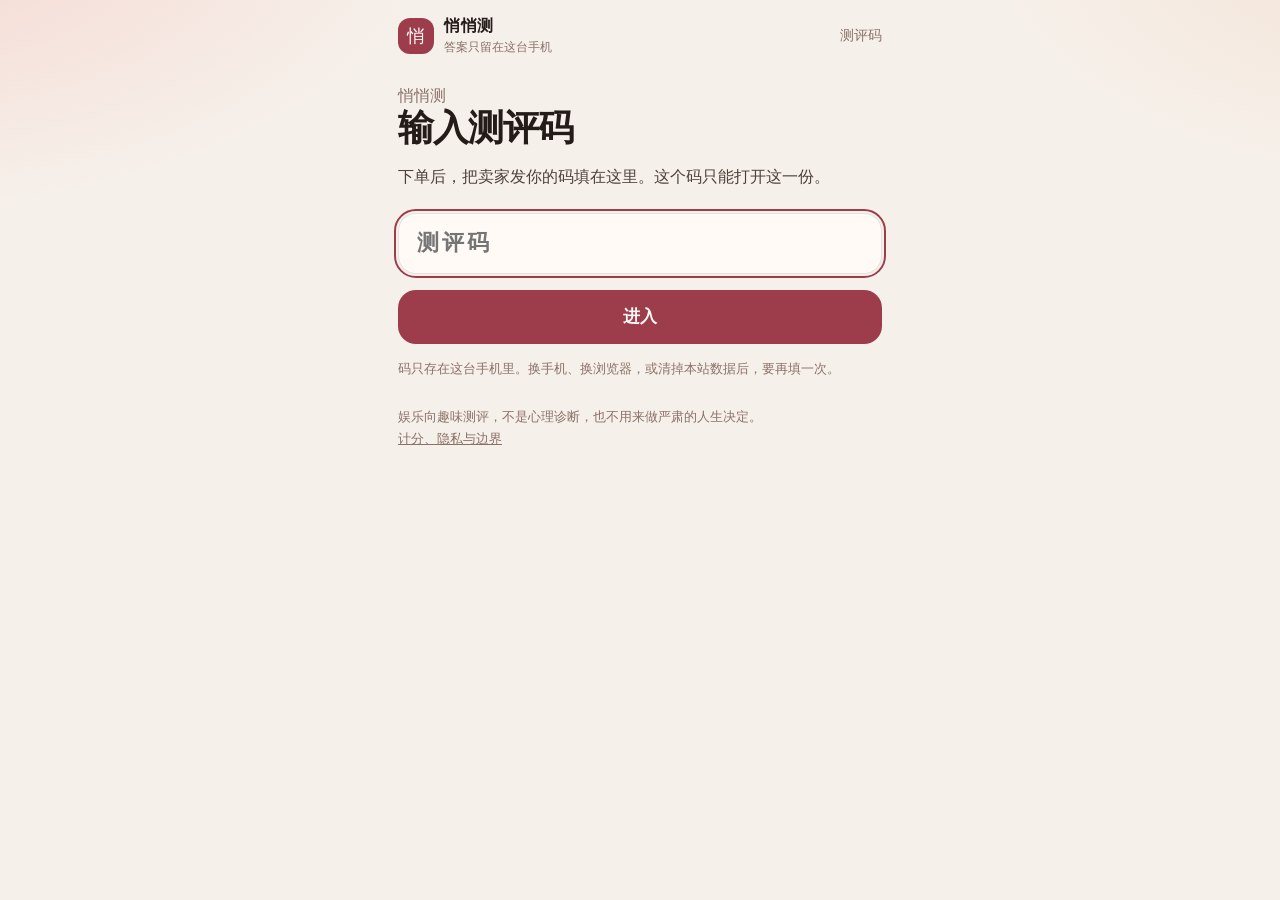
<file: index.html>
<!DOCTYPE html>
<html lang="zh-CN">
<head>
  <meta charset="UTF-8">
  <meta name="viewport" content="width=device-width, initial-scale=1, viewport-fit=cover">
  <meta name="theme-color" content="#f6f0ea">
  <meta name="description" content="悄悄测：五个给女生的趣味测评。女频女主、适合的城市、恋爱里的做法、别人先注意到什么、独处时做什么。不用注册，答案只留在这台手机里。">
  <meta property="og:title" content="悄悄测">
  <meta property="og:description" content="每题一个具体场景，在你手机里算完。测完可以保存海报。娱乐向，不是心理诊断。">
  <meta property="og:type" content="website">
  <title>悄悄测</title>
  <link rel="icon" href="favicon.svg">
  <link rel="stylesheet" href="css/app.css">
</head>
<body>
  <div id="app" class="shell"></div>
  <script src="js/data/heroine.js"></script>
  <script src="js/data/city.js"></script>
  <script src="js/data/love.js"></script>
  <script src="js/data/charm.js"></script>
  <script src="js/data/night.js"></script>
  <script>window.QUIZ_GATE={id:"bundle",hash:"540bd90823213bd8d14dc966d3bfd1baefc6f09c64b7387657ecadb9f24178f3"};</script>
  <script src="js/app.js"></script>
</body>
</html>
</file>
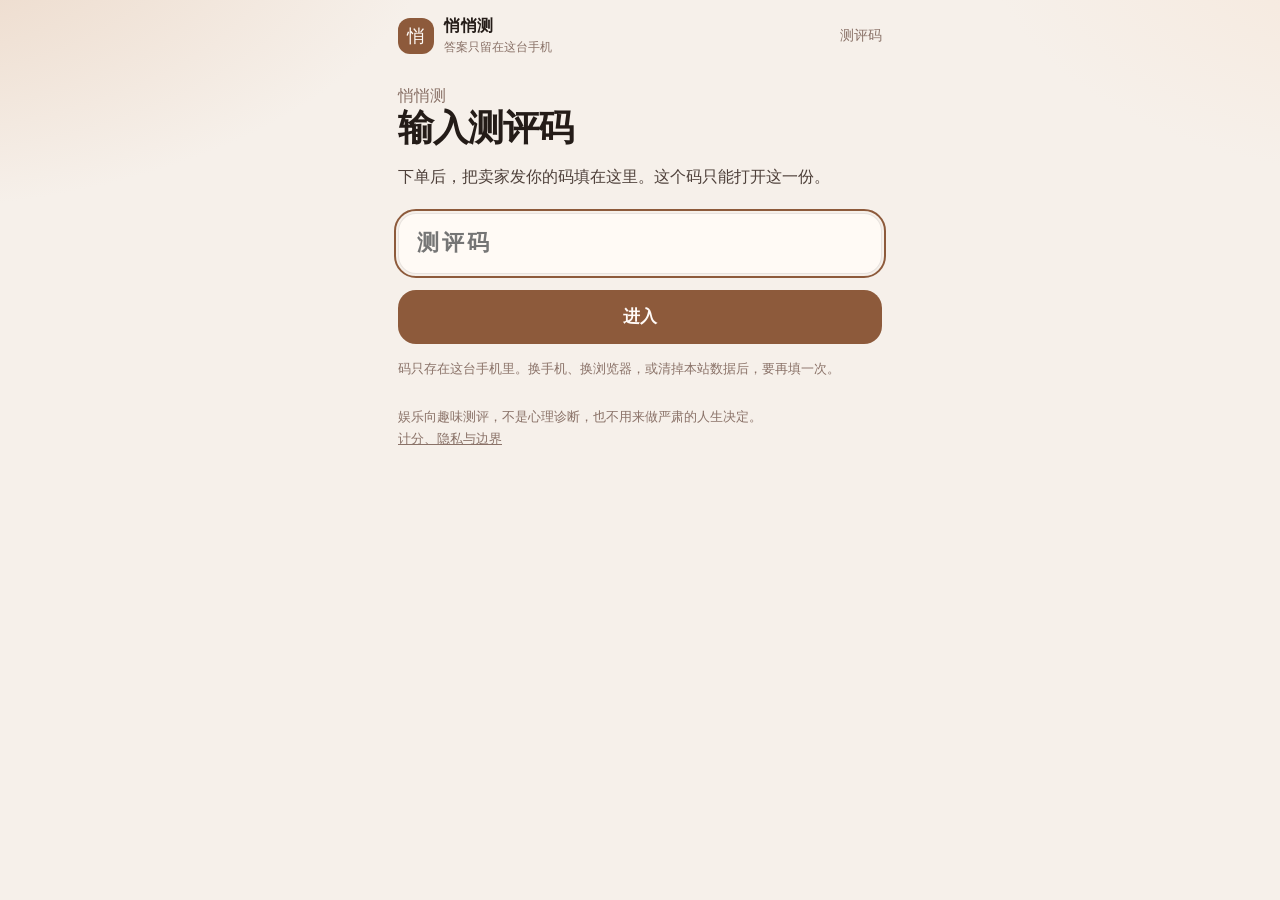
<file: solo/charm/index.html>
<!DOCTYPE html>
<html lang="zh-CN">
<head>
  <meta charset="UTF-8">
  <meta name="viewport" content="width=device-width, initial-scale=1, viewport-fit=cover">
  <meta name="theme-color" content="#f6f0ea">
  <meta name="description" content="悄悄测：别人进房间时，先注意到你什么。">
  <meta property="og:title" content="悄悄测 · 魅力">
  <meta property="og:description" content="看拍照、穿衣服、生气和进一个房间时，别人通常先看见什么。">
  <meta property="og:type" content="website">
  <title>悄悄测 · 魅力</title>
  <link rel="icon" href="../../favicon.svg">
  <link rel="stylesheet" href="../../css/app.css">
</head>
<body>
  <div id="app" class="shell"></div>
  <script src="../../js/data/charm.js"></script>
  <script>window.QUIZ_GATE={id:"charm",hash:"e0acdc5db53df435b90b686ff1fc7c6c0a10d06f56d51273f11cc705b9ede2e8"};</script>
  <script src="../../js/app.js"></script>
</body>
</html>
</file>
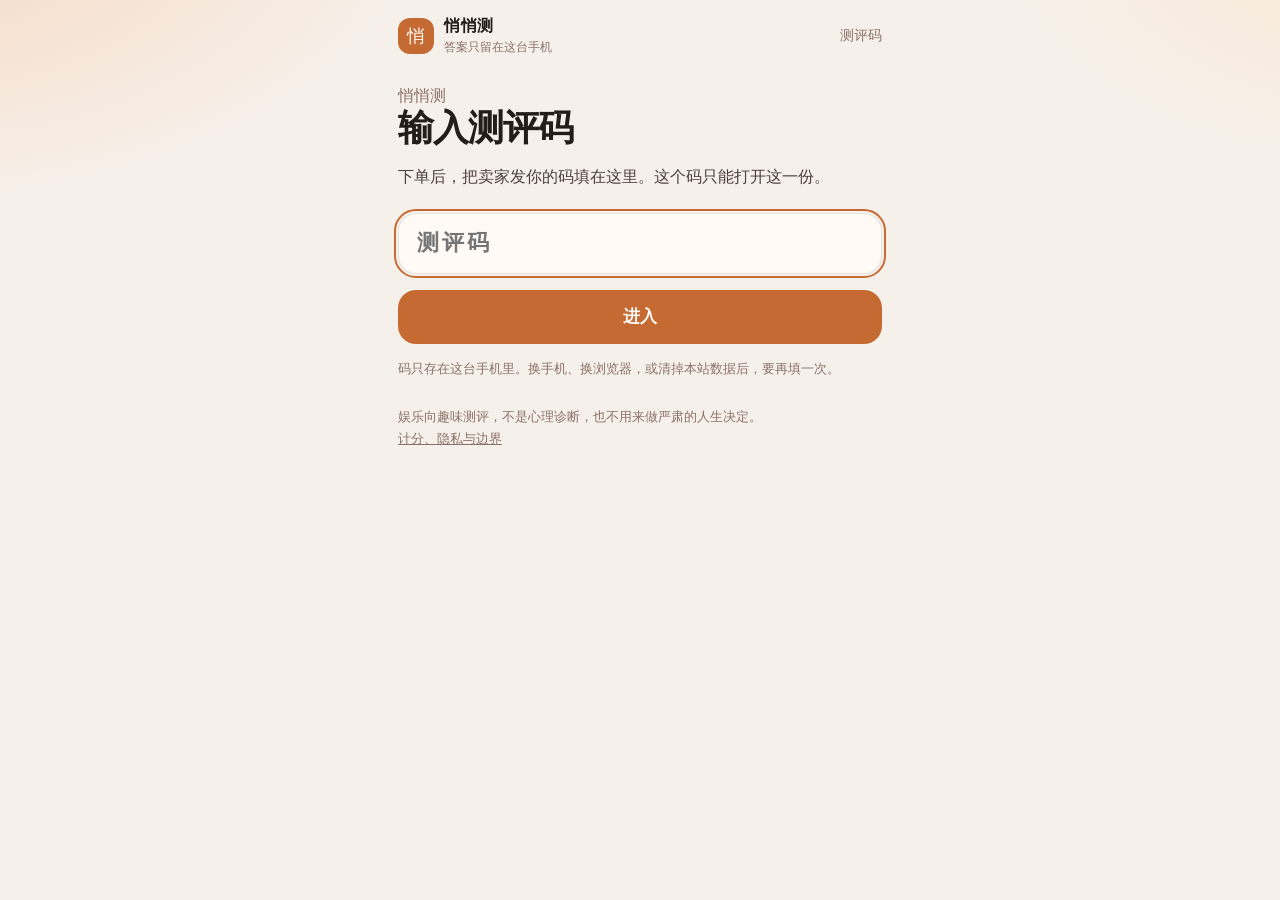
<file: solo/city/index.html>
<!DOCTYPE html>
<html lang="zh-CN">
<head>
  <meta charset="UTF-8">
  <meta name="viewport" content="width=device-width, initial-scale=1, viewport-fit=cover">
  <meta name="theme-color" content="#f6f0ea">
  <meta name="description" content="悄悄测：哪座中国城市适合你。按周末、花钱和解压的方式对一座城市。">
  <meta property="og:title" content="悄悄测 · 城市">
  <meta property="og:description" content="测的是你现在的节奏，不是户口，也不是旅游推荐。">
  <meta property="og:type" content="website">
  <title>悄悄测 · 城市</title>
  <link rel="icon" href="../../favicon.svg">
  <link rel="stylesheet" href="../../css/app.css">
</head>
<body>
  <div id="app" class="shell"></div>
  <script src="../../js/data/city.js"></script>
  <script>window.QUIZ_GATE={id:"city",hash:"08e564077761c811306f026b7a761950213be6f3faa191896bf86459e0c16108"};</script>
  <script src="../../js/app.js"></script>
</body>
</html>
</file>
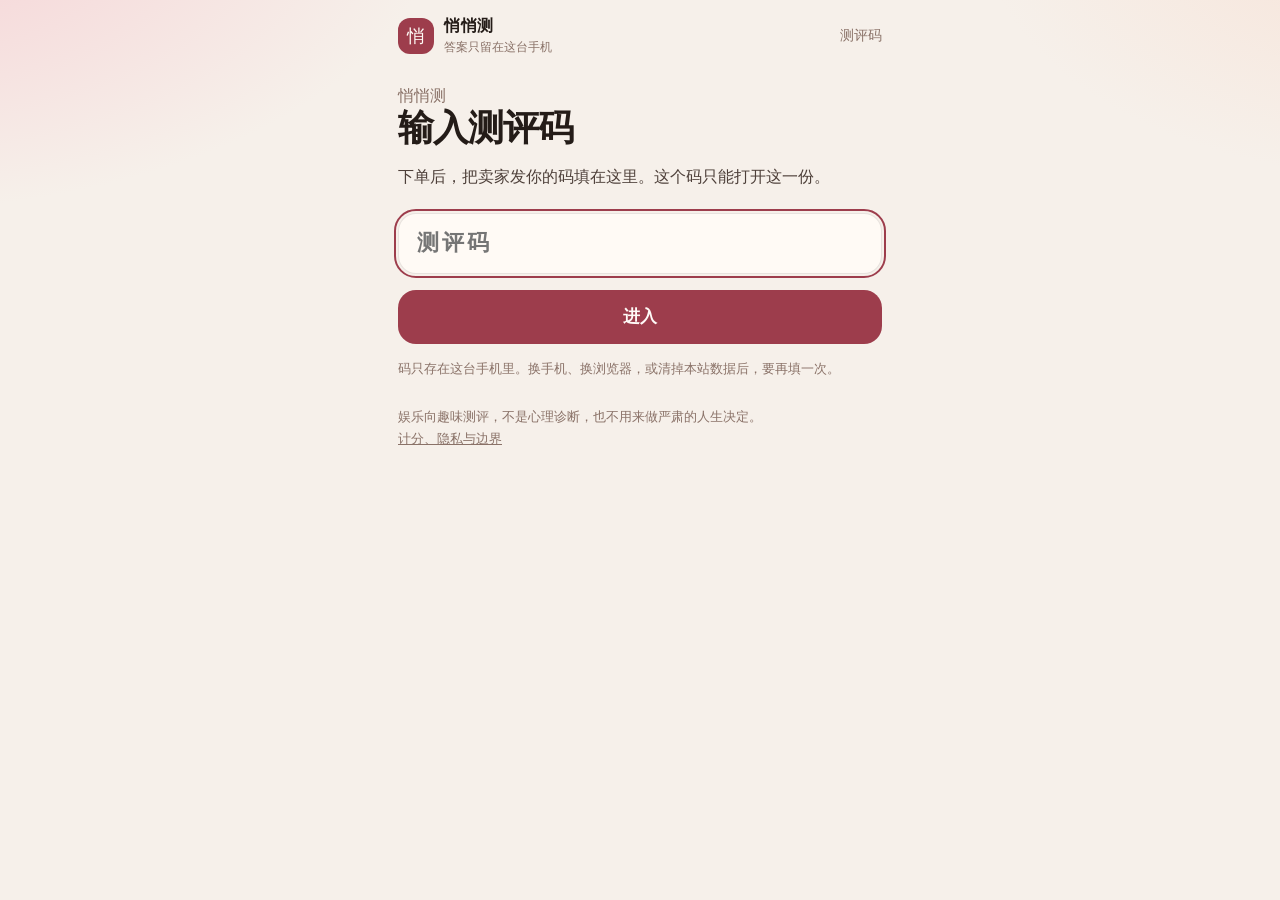
<file: solo/heroine/index.html>
<!DOCTYPE html>
<html lang="zh-CN">
<head>
  <meta charset="UTF-8">
  <meta name="viewport" content="width=device-width, initial-scale=1, viewport-fit=cover">
  <meta name="theme-color" content="#f6f0ea">
  <meta name="description" content="悄悄测：你像哪位热门女频女主。十道场景题，在你这台手机里算完。">
  <meta property="og:title" content="悄悄测 · 女频女主">
  <meta property="og:description" content="按你处理关系和时间的方式，对照一位女主。娱乐向，不是鉴定。">
  <meta property="og:type" content="website">
  <title>悄悄测 · 女频女主</title>
  <link rel="icon" href="../../favicon.svg">
  <link rel="stylesheet" href="../../css/app.css">
</head>
<body>
  <div id="app" class="shell"></div>
  <script src="../../js/data/heroine.js"></script>
  <script>window.QUIZ_GATE={id:"heroine",hash:"e810c16b87cdb98a27785a960f69f78772fd36090baa82e493e0d833653858d7"};</script>
  <script src="../../js/app.js"></script>
</body>
</html>
</file>
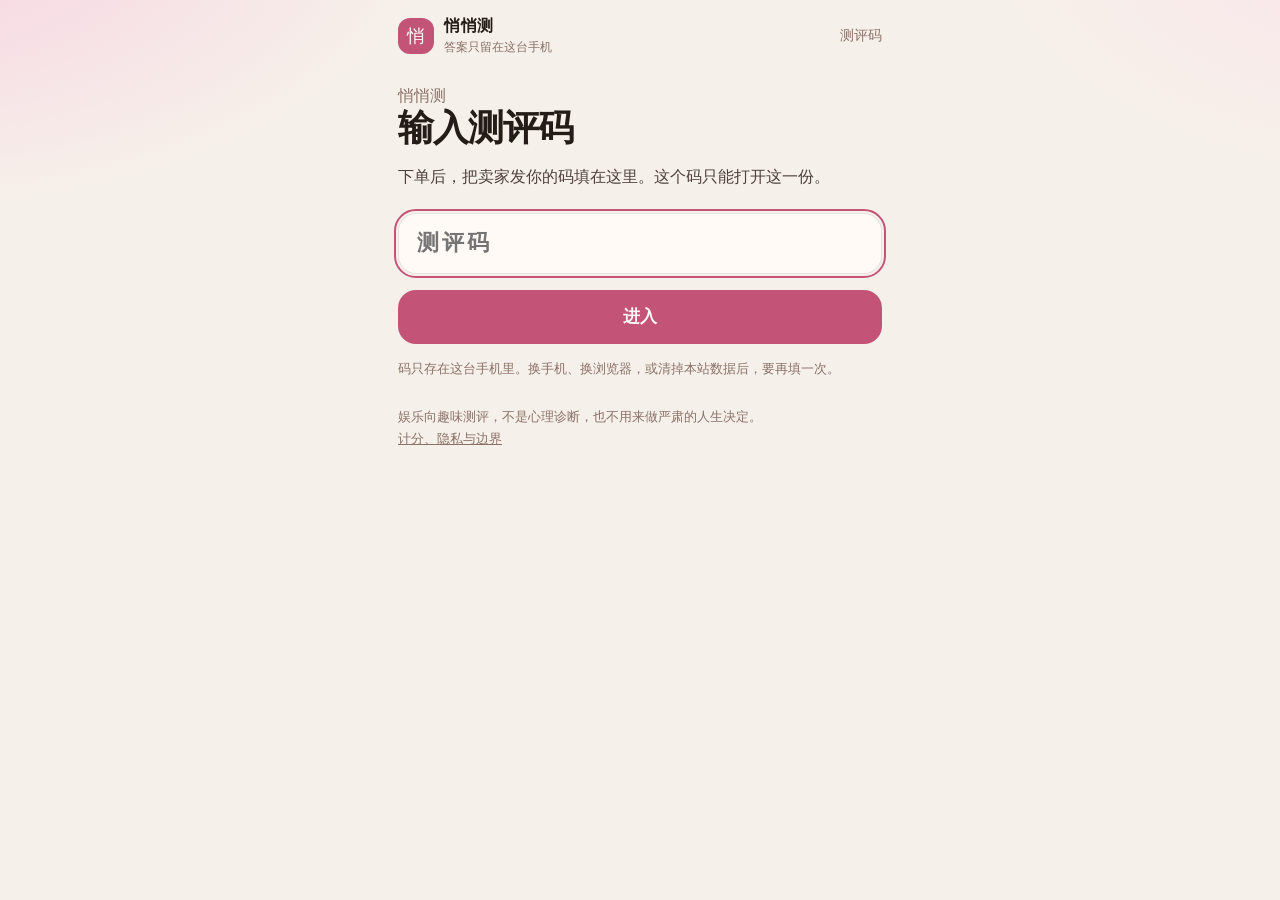
<file: solo/love/index.html>
<!DOCTYPE html>
<html lang="zh-CN">
<head>
  <meta charset="UTF-8">
  <meta name="viewport" content="width=device-width, initial-scale=1, viewport-fit=cover">
  <meta name="theme-color" content="#f6f0ea">
  <meta name="description" content="悄悄测：你在爱情里是哪种女孩。看你喜欢一个人之后具体会怎么做。">
  <meta property="og:title" content="悄悄测 · 恋爱">
  <meta property="og:description" content="题都是具体的反应。娱乐向，不能用来要求对方。">
  <meta property="og:type" content="website">
  <title>悄悄测 · 恋爱</title>
  <link rel="icon" href="../../favicon.svg">
  <link rel="stylesheet" href="../../css/app.css">
</head>
<body>
  <div id="app" class="shell"></div>
  <script src="../../js/data/love.js"></script>
  <script>window.QUIZ_GATE={id:"love",hash:"ddf179d81be8543e8281c767fb10f4436a8da48ffad77091fff9c0e54caf708a"};</script>
  <script src="../../js/app.js"></script>
</body>
</html>
</file>
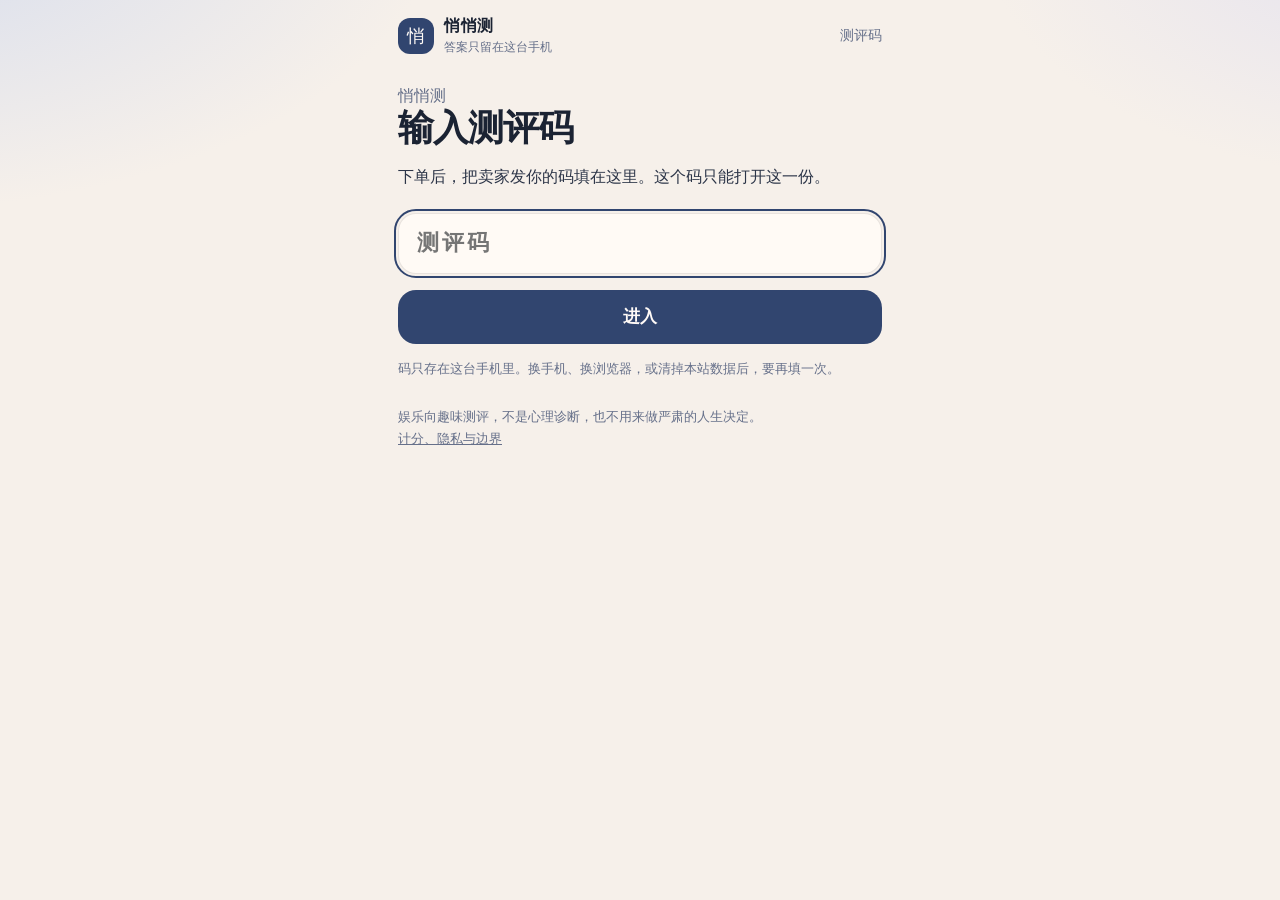
<file: solo/night/index.html>
<!DOCTYPE html>
<html lang="zh-CN">
<head>
  <meta charset="UTF-8">
  <meta name="viewport" content="width=device-width, initial-scale=1, viewport-fit=cover">
  <meta name="theme-color" content="#f6f0ea">
  <meta name="description" content="悄悄测：门关上之后，你最先做什么。">
  <meta property="og:title" content="悄悄测 · 独处">
  <meta property="og:description" content="问的是一个人的时候你实际想要什么。娱乐向，不是心理诊断。">
  <meta property="og:type" content="website">
  <title>悄悄测 · 独处</title>
  <link rel="icon" href="../../favicon.svg">
  <link rel="stylesheet" href="../../css/app.css">
</head>
<body>
  <div id="app" class="shell"></div>
  <script src="../../js/data/night.js"></script>
  <script>window.QUIZ_GATE={id:"night",hash:"c7b39bcf921c1ab999cbdae13ec06bca1a16c4ef8b8a8d4a8541c94ac52b081d"};</script>
  <script src="../../js/app.js"></script>
</body>
</html>
</file>
<file: css/app.css>
:root {
  --bg0: #f6d5cf;
  --bg1: #f6f0ea;
  --wash: #f3e2d4;
  --paper: rgba(255, 250, 246, 0.94);
  --ink: #241c18;
  --muted: #8a7268;
  --line: rgba(36, 28, 24, 0.1);
  --accent: #9d3d4c;
  --soft: #f8e4e6;
  --shadow: 0 16px 40px rgba(70, 32, 24, 0.08);
  --serif: "Iowan Old Style", "Palatino Linotype", Palatino, "Songti SC", "STSong", "Noto Serif SC", serif;
  --sans: "PingFang SC", "Hiragino Sans GB", "Microsoft YaHei", "Noto Sans SC", sans-serif;
  color: var(--ink);
  background: var(--bg1);
  font-family: var(--sans);
}

:root[data-theme="heroine"] { --accent: #9d3d4c; --soft: #f8e4e6; --bg0: #f6d0d4; --wash: #f7e3d8; }
:root[data-theme="city"] { --accent: #c56a32; --soft: #fde7d4; --bg0: #f6d7bf; --wash: #f8e6d2; }
:root[data-theme="love"] { --accent: #c45378; --soft: #fde3ec; --bg0: #f8d0e0; --wash: #fbe4ea; }
:root[data-theme="charm"] { --accent: #8d5a3b; --soft: #f4e6d8; --bg0: #ead4c2; --wash: #f6e7da; }
:root[data-theme="night"] { --accent: #31456f; --soft: #e5e9f6; --bg0: #d5dced; --wash: #e4e2ef; --ink: #1b2333; --muted: #66708a; }

* { box-sizing: border-box; }
html, body { margin: 0; }
body {
  min-height: 100dvh;
  color: var(--ink);
  font-family: var(--sans);
  background:
    radial-gradient(980px 520px at -10% -10%, var(--bg0), transparent 58%),
    radial-gradient(820px 480px at 110% -8%, var(--wash), transparent 52%),
    var(--bg1);
}
button, a { -webkit-tap-highlight-color: transparent; }
button { font-family: inherit; }
img { max-width: 100%; }

.shell {
  width: min(520px, 100%);
  margin: 0 auto;
  padding: calc(16px + env(safe-area-inset-top)) 18px calc(32px + env(safe-area-inset-bottom));
}

.topbar, .foot, .row, .card-top, .card-foot, .tags, .actions, .pair {
  display: flex;
  align-items: center;
}
.topbar, .card-foot, .actions { justify-content: space-between; }
.topbar { margin-bottom: 22px; }
.brand {
  display: flex;
  gap: 10px;
  align-items: center;
  color: inherit;
  text-decoration: none;
}
.mark {
  width: 36px;
  height: 36px;
  border-radius: 12px;
  display: grid;
  place-items: center;
  background: var(--accent);
  color: #fffaf6;
  font-family: var(--serif);
  font-size: 18px;
}
.brand b { display: block; font-size: 16px; letter-spacing: 0.04em; }
.brand small, .kicker, .meta, .foot, .notice, .caption, .from {
  color: var(--muted);
}
.brand small { font-size: 12px; }
.ghost {
  border: 0;
  background: transparent;
  color: var(--muted);
  text-decoration: none;
  font-size: 14px;
  padding: 8px 0;
}

.hero h1, .intro h1, .result h1, .about h1, .q-title {
  font-family: var(--serif);
  font-weight: 600;
  letter-spacing: -0.03em;
  line-height: 1.18;
  margin: 0;
}
.hero h1 { font-size: 42px; max-width: 11em; }
.lede, .portrait, .love, .pair p, .about p, .notice {
  font-size: 16px;
  line-height: 1.75;
}
.lede { color: #4e403a; margin: 14px 0 22px; }
:root[data-theme="night"] .lede { color: #2c3548; }

.stack { display: grid; gap: 12px; }
.card {
  display: block;
  text-decoration: none;
  color: inherit;
  background: var(--paper);
  border: 1px solid var(--line);
  border-radius: 24px;
  padding: 16px 16px 14px;
  box-shadow: var(--shadow);
}
.card h2, .block h3, .about h2 {
  font-family: var(--serif);
  margin: 8px 0;
  font-size: 22px;
  line-height: 1.3;
  letter-spacing: -0.03em;
}
.mini b { color: var(--ink); display: block; }
.mini .go { color: var(--accent); }
.card p { margin: 0; color: #5c4b44; line-height: 1.6; }
.card-top, .card-foot { gap: 8px; }
.card-foot { margin-top: 14px; font-size: 13px; color: var(--muted); }
.emoji-lg { font-size: 28px; line-height: 1; }
.go {
  color: var(--accent);
  font-weight: 650;
}
.done {
  margin-left: auto;
  font-size: 12px;
  color: var(--accent);
  background: var(--soft);
  border-radius: 999px;
  padding: 4px 8px;
}

.intro { padding-top: 8px; }
.intro .big { font-size: 54px; margin: 8px 0; }
.intro h1 { font-size: 36px; }
.gets { margin: 8px 0 0; padding: 0; list-style: none; display: grid; gap: 8px; }
.gets li {
  background: var(--paper);
  border-radius: 14px;
  padding: 12px 14px;
  border: 1px solid var(--line);
}
.notice {
  font-size: 13px;
  line-height: 1.65;
  margin-top: 14px;
}
.code-form { margin-top: 8px; }
.code-input {
  display: block;
  width: 100%;
  margin-top: 8px;
  padding: 16px 18px;
  border-radius: 18px;
  border: 1px solid var(--line);
  background: var(--paper);
  color: var(--ink);
  font: 650 22px/1.2 var(--sans);
  letter-spacing: 0.14em;
  text-transform: uppercase;
}
.code-input:focus {
  outline: 2px solid var(--accent);
  outline-offset: 2px;
}
.code-input.is-bad { border-color: var(--accent); }
.gate-err { color: var(--accent); }

.btn, .opt {
  border-radius: 18px;
  border: 1px solid transparent;
  cursor: pointer;
}
.btn {
  display: block;
  width: 100%;
  text-align: center;
  text-decoration: none;
  background: var(--accent);
  color: #fffaf7;
  padding: 15px 16px;
  font-size: 16.5px;
  font-weight: 650;
  margin-top: 16px;
}
.btn.secondary {
  background: transparent;
  color: var(--ink);
  border-color: var(--line);
  margin-top: 10px;
}
.btn:active, .opt:active { transform: scale(0.985); }

.progress-wrap { margin: 6px 0 18px; }
.bar { height: 4px; border-radius: 99px; background: rgba(36, 28, 24, 0.08); overflow: hidden; }
.bar > span { display: block; height: 100%; background: var(--accent); border-radius: inherit; }
.q-kicker { font-size: 13px; color: var(--muted); margin-bottom: 8px; }
.q-title { font-size: 28px; }
.options { display: grid; gap: 10px; margin-top: 18px; }
.opt {
  width: 100%;
  text-align: left;
  background: var(--paper);
  border-color: var(--line);
  color: var(--ink);
  padding: 15px 16px;
  font-size: 16.5px;
  line-height: 1.55;
  box-shadow: 0 8px 22px rgba(60, 30, 20, 0.04);
}
.opt.is-on {
  background: var(--soft);
  border-color: var(--accent);
}
.back { margin-top: 8px; }

.result { padding-top: 4px; }
.result-hero {
  background: var(--paper);
  border-radius: 28px;
  padding: 22px 18px 18px;
  border: 1px solid var(--line);
  box-shadow: var(--shadow);
}
.result .emoji { font-size: 52px; }
.result h1 { font-size: 40px; margin-top: 6px; }
.epithet { font-size: 17px; line-height: 1.6; margin: 8px 0 0; }
.quote {
  margin: 14px 0 0;
  padding: 12px 14px;
  border-radius: 16px;
  background: var(--soft);
  font-family: var(--serif);
  font-size: 18px;
  line-height: 1.55;
}
.tags { flex-wrap: wrap; gap: 8px; margin-top: 14px; }
.tags span, .pill {
  background: #fff;
  border: 1px solid var(--line);
  border-radius: 999px;
  padding: 5px 10px;
  font-size: 13px;
}
.meter { margin-top: 16px; }
.meter .row { justify-content: space-between; font-size: 13px; color: var(--muted); }
.meter strong { color: var(--ink); font-size: 18px; }
.caption { margin: 8px 0 0; font-size: 12.5px; line-height: 1.55; }

.block {
  margin-top: 12px;
  background: var(--paper);
  border: 1px solid var(--line);
  border-radius: 22px;
  padding: 16px;
}
.block h3 { font-family: var(--serif); font-size: 20px; margin: 0 0 8px; }
.block ul { margin: 0; padding-left: 18px; }
.block li { margin: 6px 0; line-height: 1.6; }
.split { display: grid; grid-template-columns: 1fr; gap: 0; }
.split .block { margin-top: 12px; }
.pair { align-items: flex-start; gap: 10px; }
.pair b { font-size: 15px; }

.actions { display: grid; grid-template-columns: 1fr 1fr; gap: 10px; margin-top: 14px; }
.actions .btn { margin: 0; }
.more { margin-top: 22px; }
.more h3 { font-family: var(--serif); font-size: 22px; }
.mini {
  display: flex;
  justify-content: space-between;
  gap: 12px;
  text-decoration: none;
  color: inherit;
  padding: 12px 0;
  border-bottom: 1px solid var(--line);
}
.mini b { display: block; }
.mini span { color: var(--muted); font-size: 13px; }

.foot { display: block; margin-top: 28px; font-size: 12.5px; line-height: 1.7; }
.foot a { color: var(--muted); }

.modal {
  position: fixed;
  inset: 0;
  background: rgba(28, 18, 16, 0.62);
  z-index: 20;
  display: grid;
  place-items: end center;
  padding: 16px;
}
.sheet {
  width: min(480px, 100%);
  max-height: min(92dvh, 900px);
  overflow: auto;
  background: #fffaf6;
  border-radius: 24px;
  padding: 14px;
}
.poster-img { width: 100%; border-radius: 16px; display: block; }
.sheet p { margin: 10px 4px; color: var(--muted); font-size: 13px; line-height: 1.6; }
.toast {
  position: fixed;
  left: 50%;
  bottom: calc(24px + env(safe-area-inset-bottom));
  transform: translateX(-50%);
  background: #241c18;
  color: #fffaf6;
  border-radius: 999px;
  padding: 10px 16px;
  font-size: 14px;
  z-index: 30;
}

.rise { animation: rise 0.45s ease both; }
@keyframes rise {
  from { opacity: 0; transform: translateY(8px); }
  to { opacity: 1; transform: none; }
}

@media (max-width: 380px) {
  .hero h1 { font-size: 34px; }
  .q-title, .intro h1 { font-size: 26px; }
  .result h1 { font-size: 34px; }
}

@media (prefers-reduced-motion: reduce) {
  .rise { animation: none; }
  .btn:active, .opt:active { transform: none; }
}
</file>
